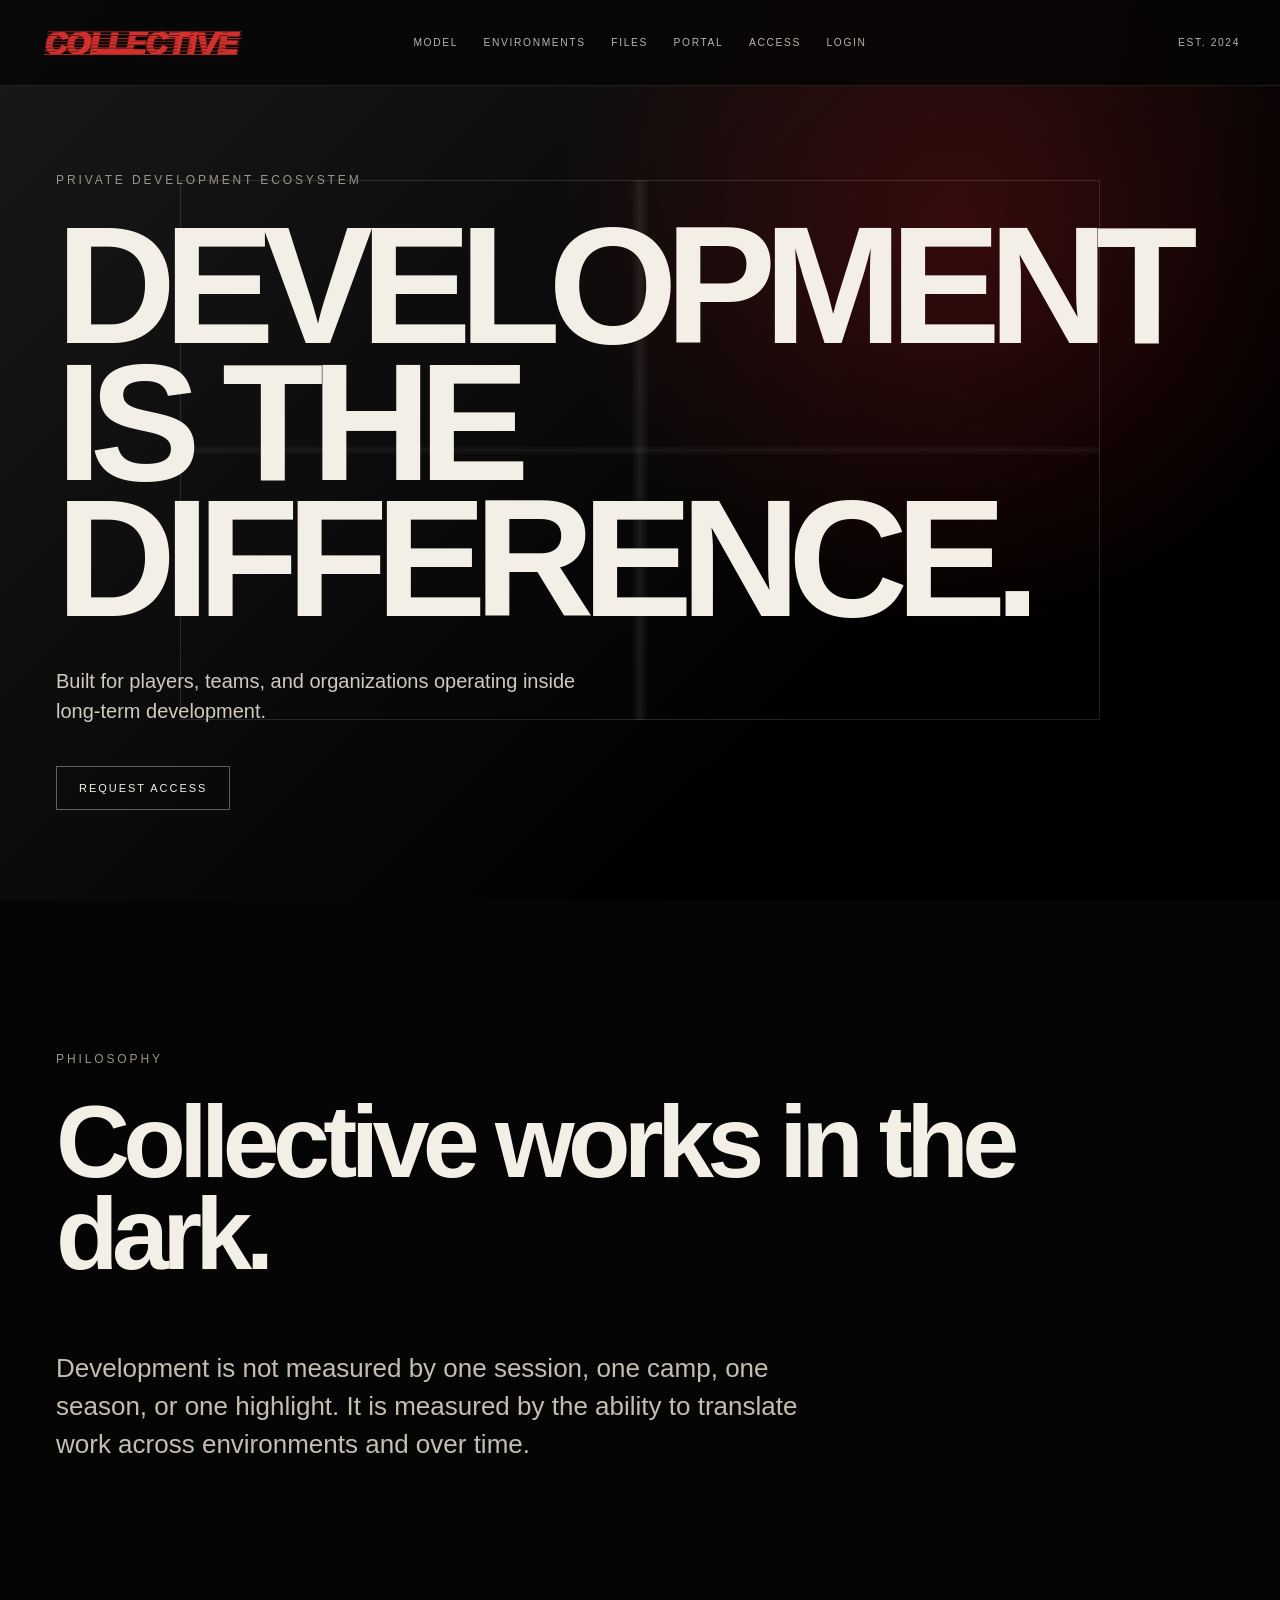
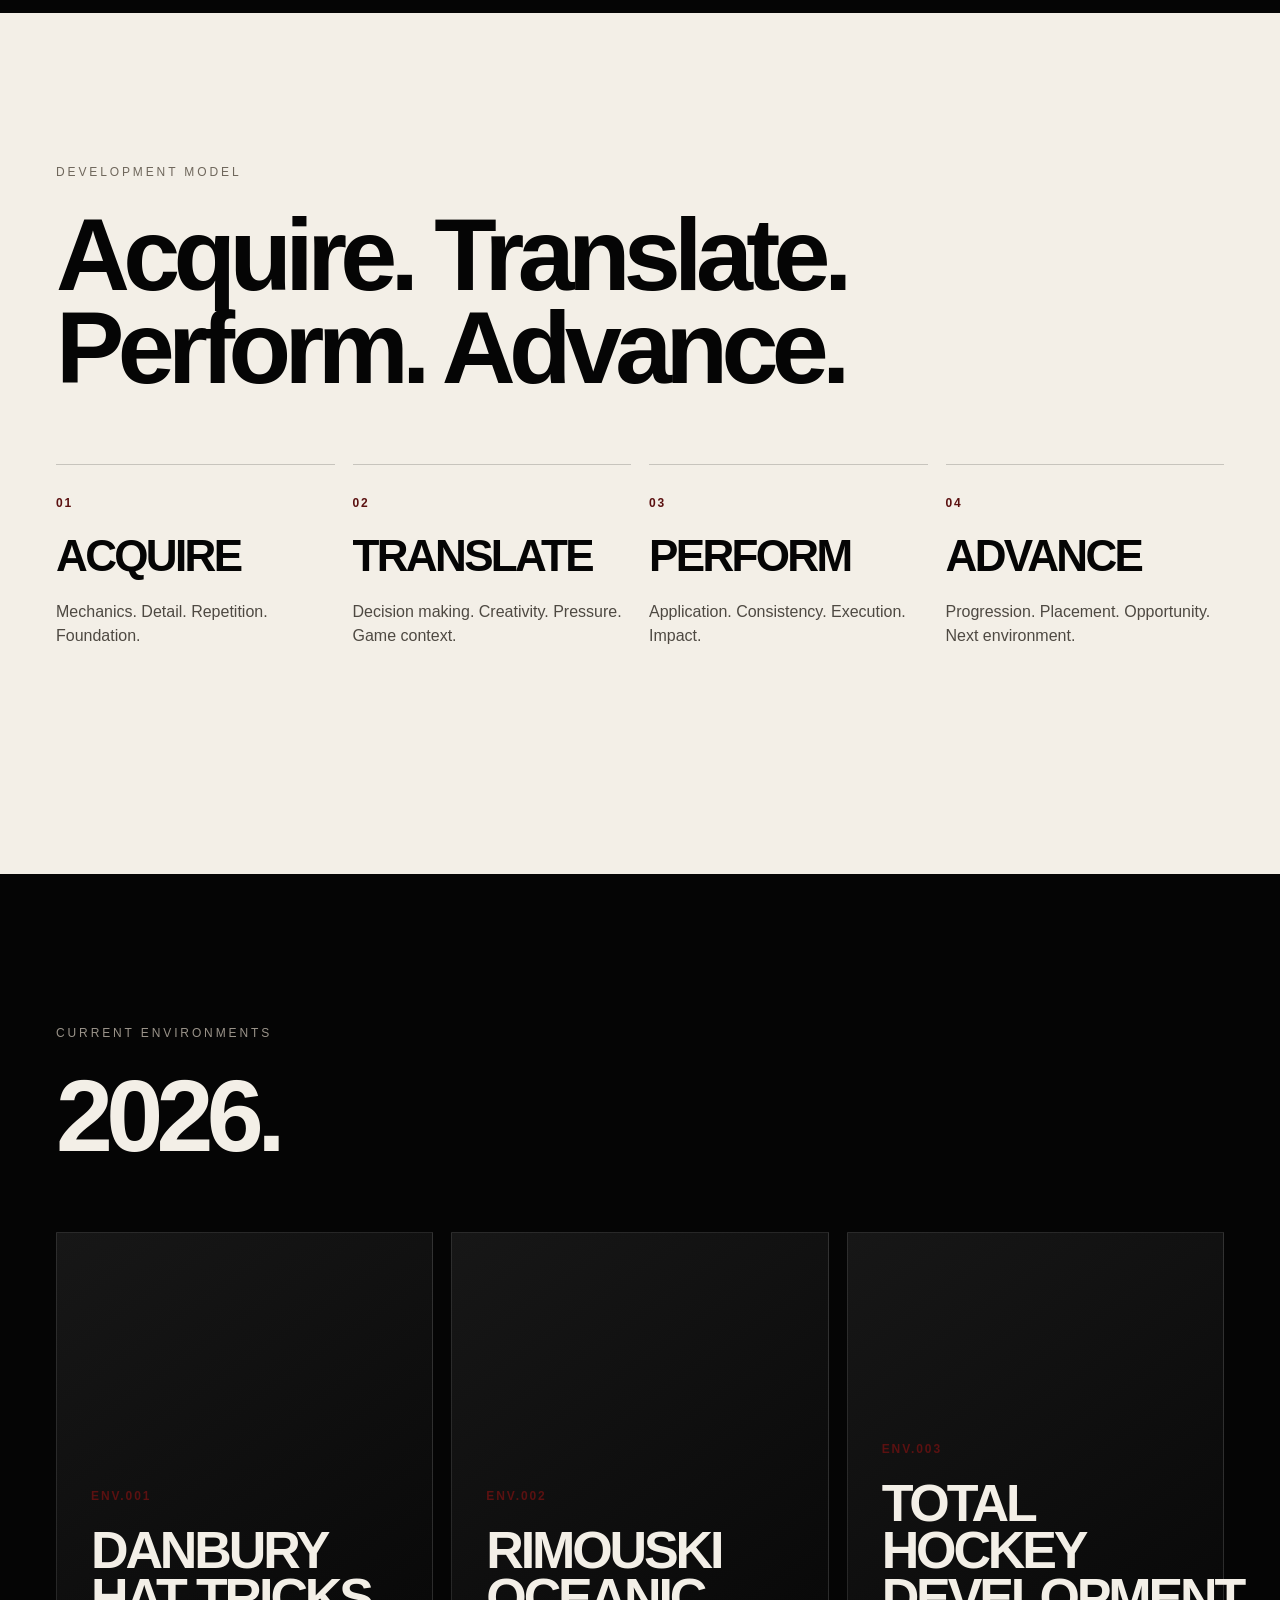
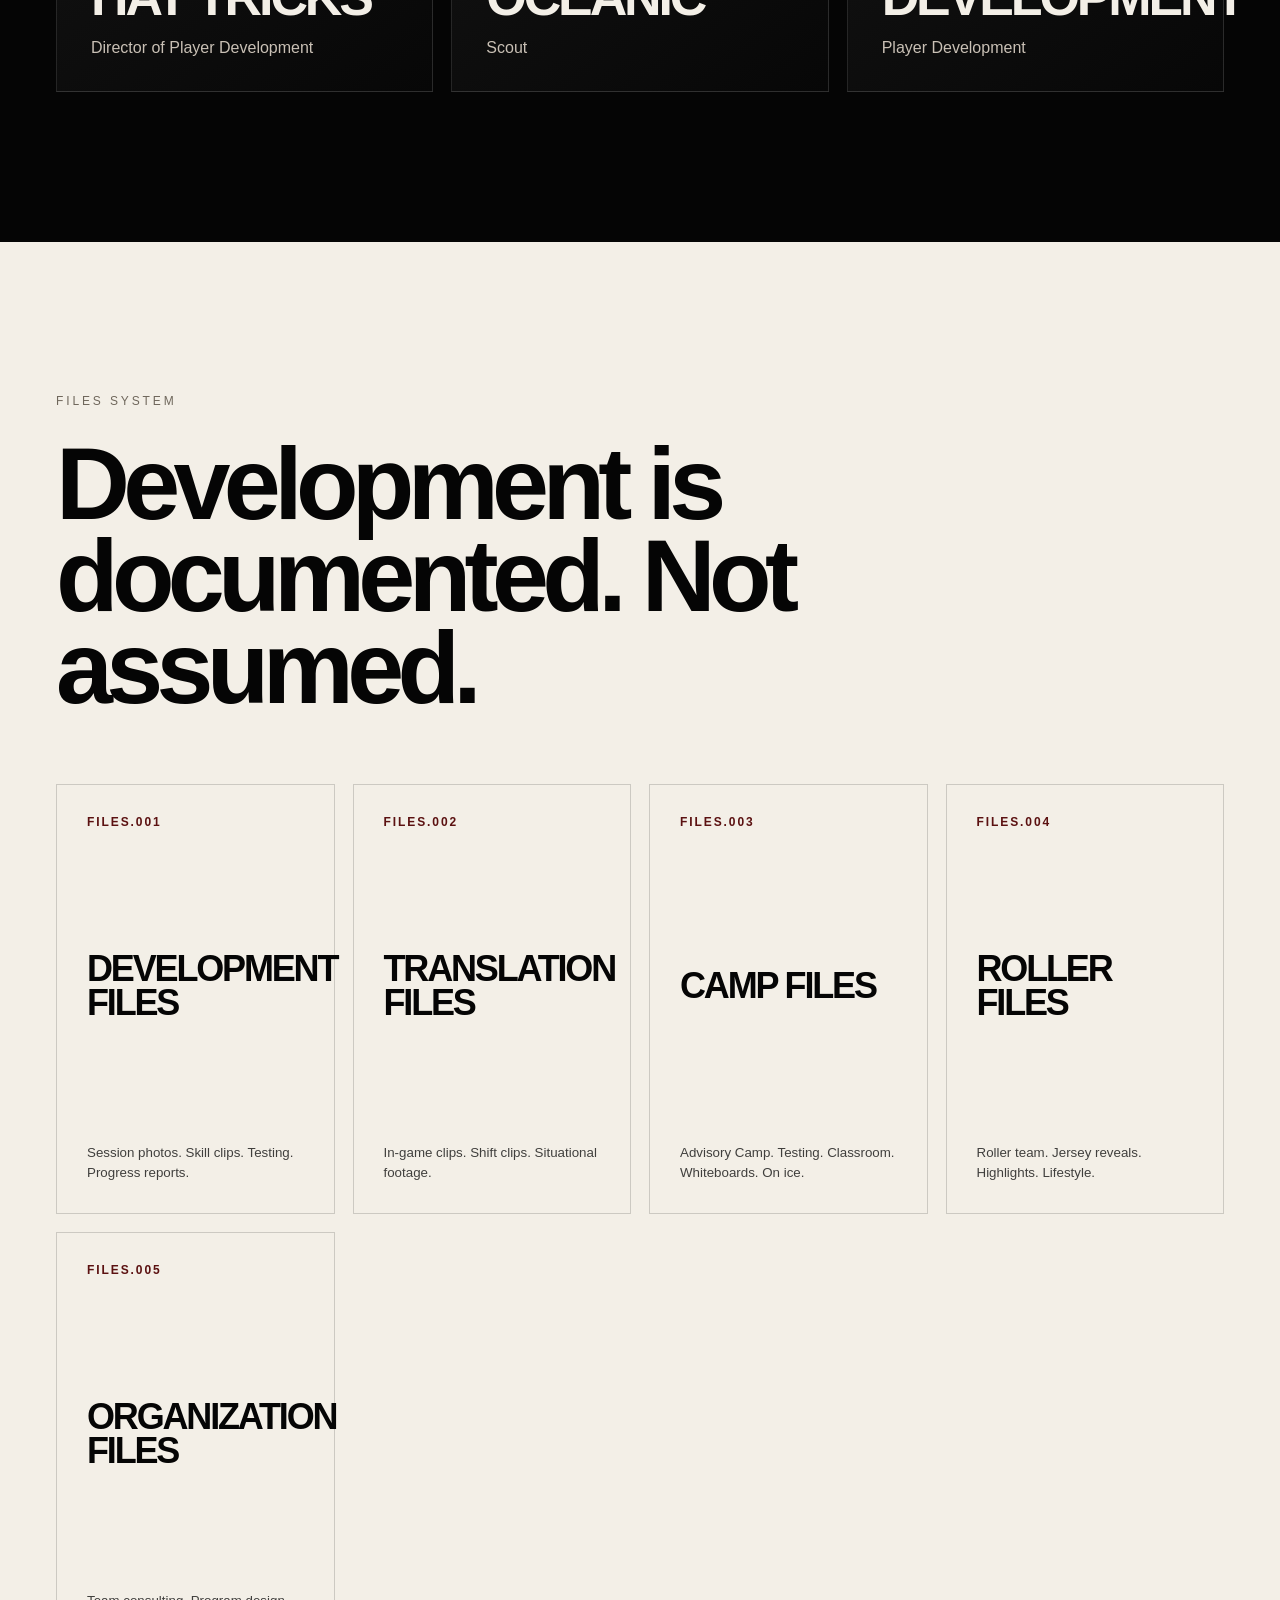
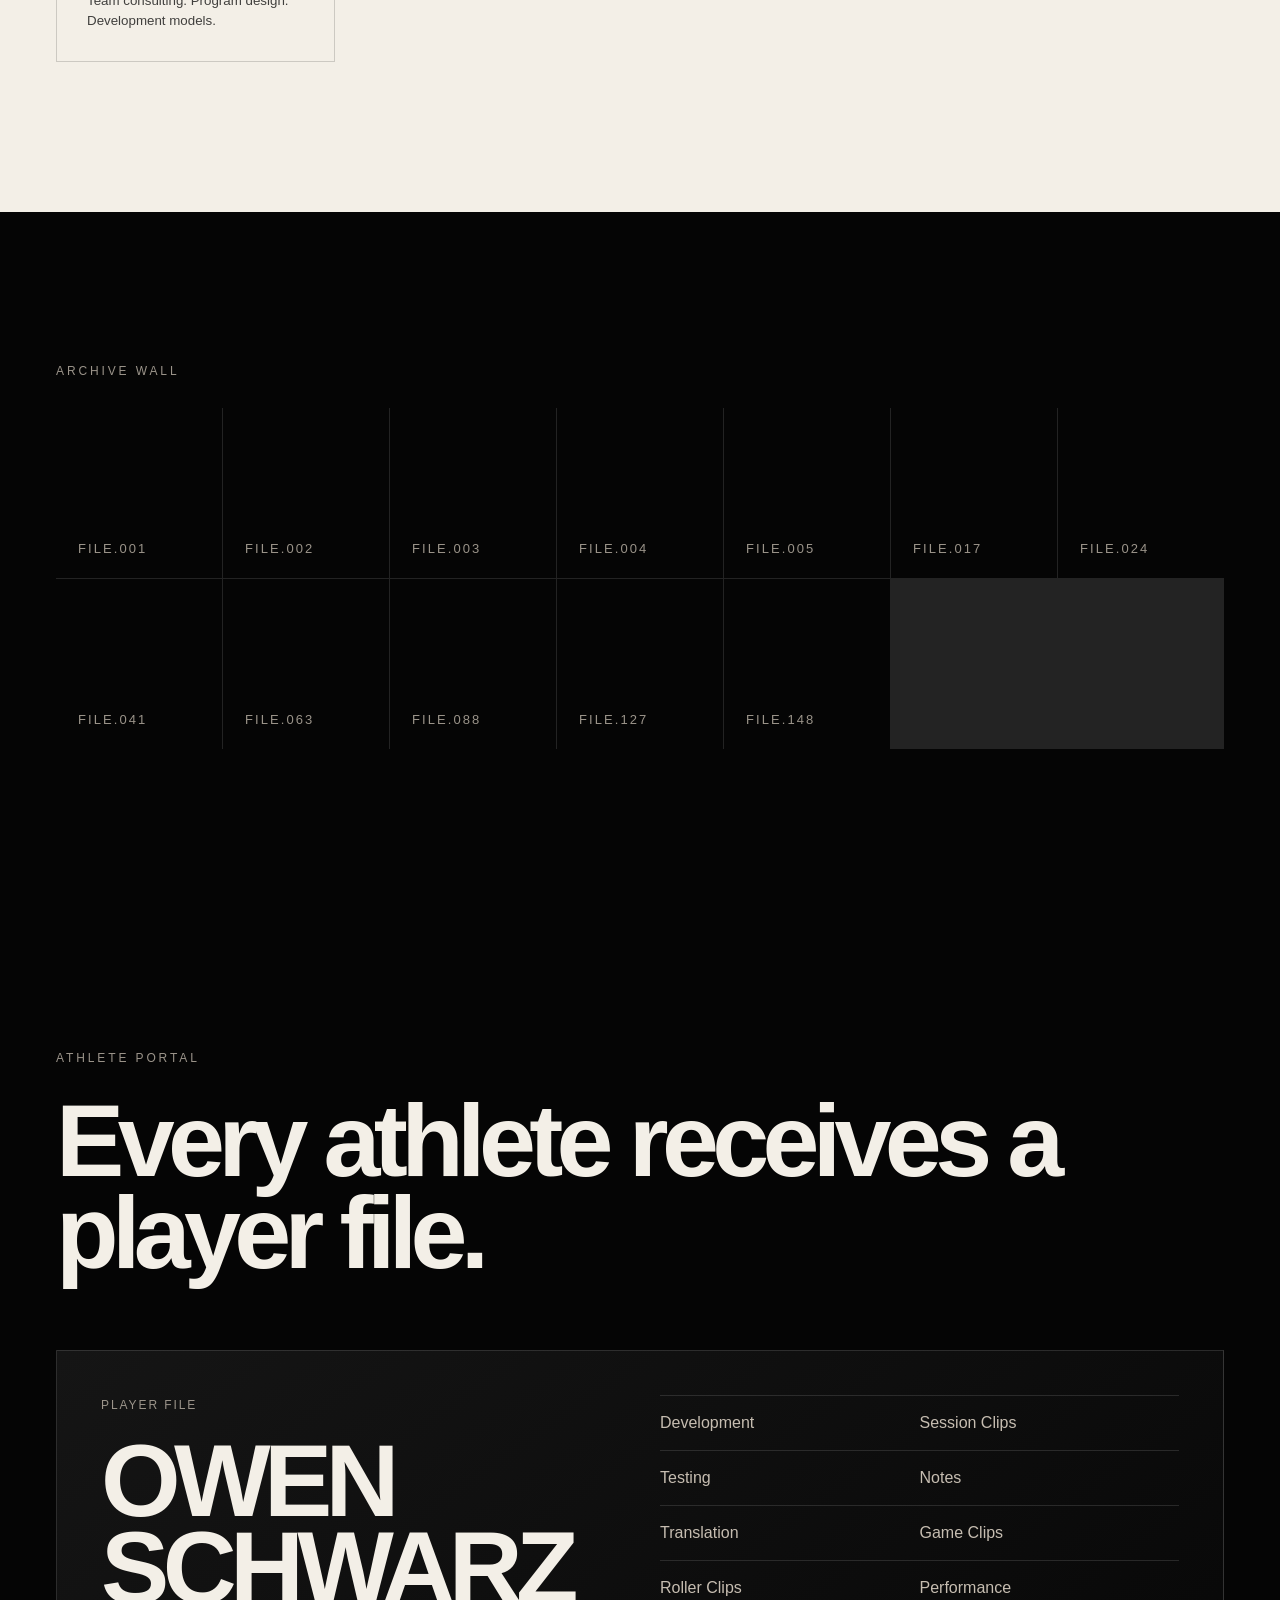
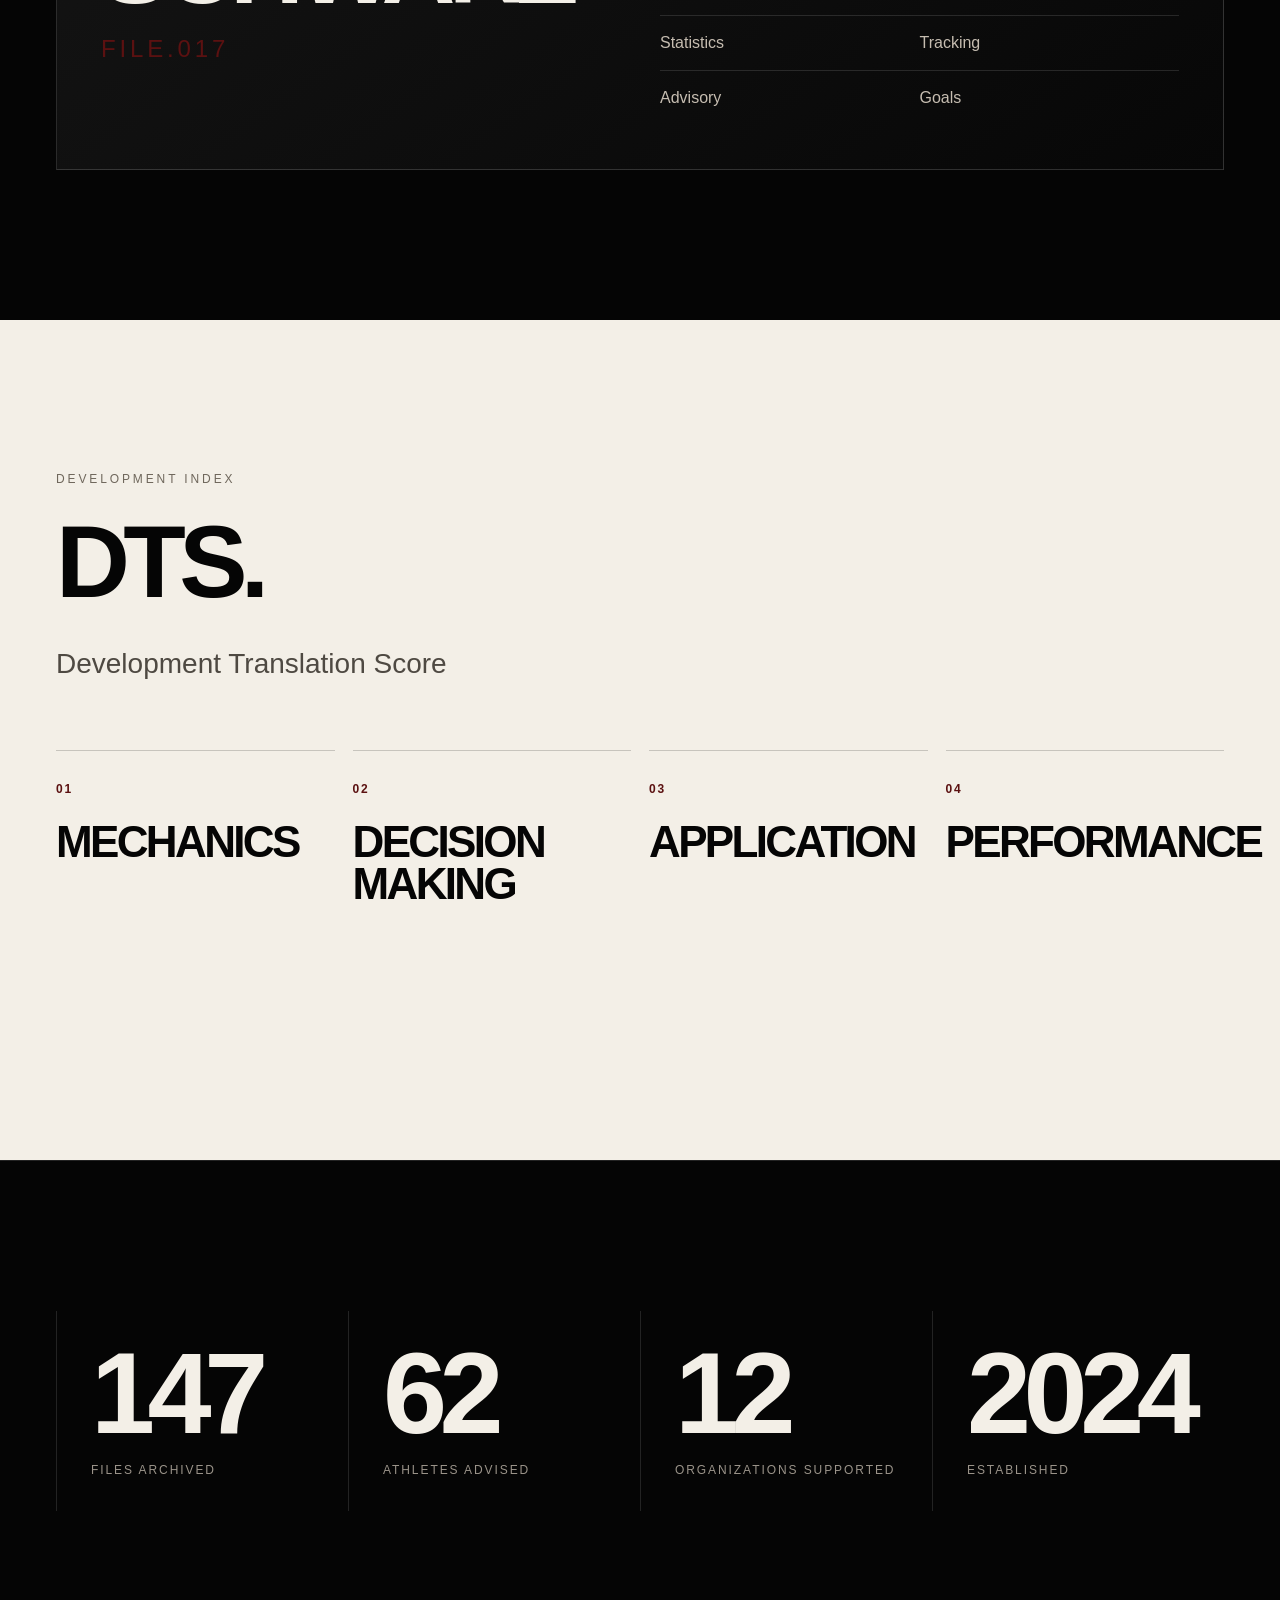
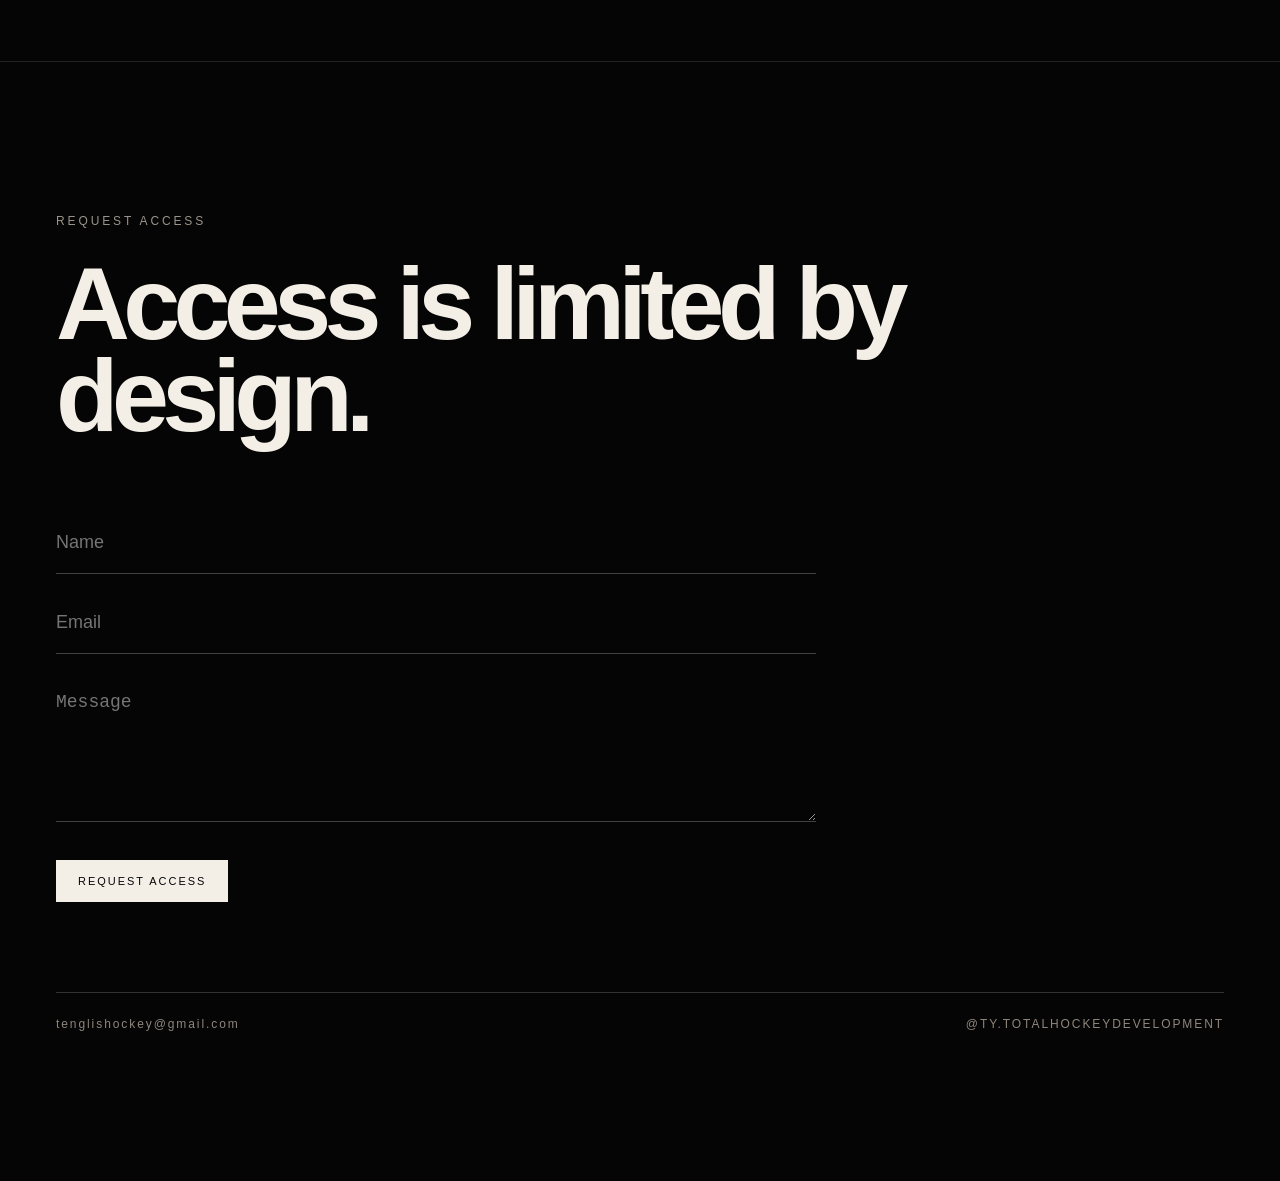
<file: index.html>
<!DOCTYPE html>
<html lang="en">
<head>
  <meta charset="UTF-8" />
  <meta name="viewport" content="width=device-width, initial-scale=1.0" />
  <title>Collective</title>
  <link rel="stylesheet" href="styles.css" />
</head>

<body>

  <header class="site-header">
    <a href="#" class="brand">
      <img src="collectivelogo2.png" alt="Collective Logo">
    </a>

    <nav class="desktop-nav">
      <a href="#model">Model</a>
      <a href="#environments">Environments</a>
      <a href="#files">Files</a>
      <a href="#portal">Portal</a>
      <a href="#access">Access</a>
      <a href="login.html">Login</a>
    </nav>

    <p class="est">EST. 2024</p>

    <button class="menu-button" aria-label="Open menu">
      <span></span>
      <span></span>
    </button>
  </header>

  <nav class="mobile-nav">
    <a href="#model">Model</a>
    <a href="#environments">Environments</a>
    <a href="#files">Files</a>
    <a href="#portal">Portal</a>
    <a href="#access">Access</a>
    <a href="login.html">Login</a>
  </nav>

  <main>

    <section class="hero">
      <div class="hero-content">
        <p class="eyebrow">Private Development Ecosystem</p>
        <h1>Development<br>Is The<br>Difference.</h1>
        <p class="intro">
          Built for players, teams, and organizations operating inside long-term development.
        </p>
        <a href="#access" class="button">Request Access</a>
      </div>
    </section>

    <section class="section section-dark">
      <p class="eyebrow">Philosophy</p>
      <h2>Collective works in the dark.</h2>
      <p class="section-copy">
        Development is not measured by one session, one camp, one season, or one highlight.
        It is measured by the ability to translate work across environments and over time.
      </p>
    </section>

    <section id="model" class="section section-light">
      <p class="eyebrow dark">Development Model</p>
      <h2>Acquire. Translate. Perform. Advance.</h2>

      <div class="responsive-grid four">
        <article class="light-card">
          <span>01</span>
          <h3>Acquire</h3>
          <p>Mechanics. Detail. Repetition. Foundation.</p>
        </article>

        <article class="light-card">
          <span>02</span>
          <h3>Translate</h3>
          <p>Decision making. Creativity. Pressure. Game context.</p>
        </article>

        <article class="light-card">
          <span>03</span>
          <h3>Perform</h3>
          <p>Application. Consistency. Execution. Impact.</p>
        </article>

        <article class="light-card">
          <span>04</span>
          <h3>Advance</h3>
          <p>Progression. Placement. Opportunity. Next environment.</p>
        </article>
      </div>
    </section>

    <section id="environments" class="section section-dark">
      <p class="eyebrow">Current Environments</p>
      <h2>2026.</h2>

      <div class="responsive-grid three">
        <article class="dark-card">
          <span>ENV.001</span>
          <h3>Danbury Hat Tricks</h3>
          <p>Director of Player Development</p>
        </article>

        <article class="dark-card">
          <span>ENV.002</span>
          <h3>Rimouski Oceanic</h3>
          <p>Scout</p>
        </article>

        <article class="dark-card">
          <span>ENV.003</span>
          <h3>Total Hockey Development</h3>
          <p>Player Development</p>
        </article>
      </div>
    </section>

    <section id="files" class="section section-light">
      <p class="eyebrow dark">Files System</p>
      <h2>Development is documented. Not assumed.</h2>

      <div class="responsive-grid files">
        <button class="file-card" data-file="development">
          <span>FILES.001</span>
          <h3>Development Files</h3>
          <p>Session photos. Skill clips. Testing. Progress reports.</p>
        </button>

        <button class="file-card" data-file="translation">
          <span>FILES.002</span>
          <h3>Translation Files</h3>
          <p>In-game clips. Shift clips. Situational footage.</p>
        </button>

        <button class="file-card" data-file="camp">
          <span>FILES.003</span>
          <h3>Camp Files</h3>
          <p>Advisory Camp. Testing. Classroom. Whiteboards. On ice.</p>
        </button>

        <button class="file-card" data-file="roller">
          <span>FILES.004</span>
          <h3>Roller Files</h3>
          <p>Roller team. Jersey reveals. Highlights. Lifestyle.</p>
        </button>

        <button class="file-card" data-file="organization">
          <span>FILES.005</span>
          <h3>Organization Files</h3>
          <p>Team consulting. Program design. Development models.</p>
        </button>
      </div>
    </section>

    <section class="archive-wall">
      <p class="eyebrow">Archive Wall</p>

      <div class="archive-grid">
        <span>FILE.001</span>
        <span>FILE.002</span>
        <span>FILE.003</span>
        <span>FILE.004</span>
        <span>FILE.005</span>
        <span>FILE.017</span>
        <span>FILE.024</span>
        <span>FILE.041</span>
        <span>FILE.063</span>
        <span>FILE.088</span>
        <span>FILE.127</span>
        <span>FILE.148</span>
      </div>
    </section>

    <section id="portal" class="section section-dark">
      <p class="eyebrow">Athlete Portal</p>
      <h2>Every athlete receives a player file.</h2>

      <div class="portal-card">
        <div>
          <span>PLAYER FILE</span>
          <h3>Owen Schwarz</h3>
          <p>FILE.017</p>
        </div>

        <ul>
          <li>Development</li>
          <li>Session Clips</li>
          <li>Testing</li>
          <li>Notes</li>
          <li>Translation</li>
          <li>Game Clips</li>
          <li>Roller Clips</li>
          <li>Performance</li>
          <li>Statistics</li>
          <li>Tracking</li>
          <li>Advisory</li>
          <li>Goals</li>
        </ul>
      </div>
    </section>

    <section class="section section-light">
      <p class="eyebrow dark">Development Index</p>
      <h2>DTS.</h2>
      <p class="index-copy">Development Translation Score</p>

      <div class="responsive-grid four">
        <article class="index-card">
          <span>01</span>
          <h3>Mechanics</h3>
        </article>

        <article class="index-card">
          <span>02</span>
          <h3>Decision Making</h3>
        </article>

        <article class="index-card">
          <span>03</span>
          <h3>Application</h3>
        </article>

        <article class="index-card">
          <span>04</span>
          <h3>Performance</h3>
        </article>
      </div>
    </section>

    <section class="metrics">
      <div>
        <h3>147</h3>
        <p>Files Archived</p>
      </div>

      <div>
        <h3>62</h3>
        <p>Athletes Advised</p>
      </div>

      <div>
        <h3>12</h3>
        <p>Organizations Supported</p>
      </div>

      <div>
        <h3>2024</h3>
        <p>Established</p>
      </div>
    </section>

    <section id="access" class="section access">
      <p class="eyebrow">Request Access</p>
      <h2>Access is limited by design.</h2>

      <form>
        <input type="text" placeholder="Name">
        <input type="email" placeholder="Email">
        <textarea placeholder="Message"></textarea>
        <button type="submit">Request Access</button>
      </form>

      <footer>
        <p>tenglishockey@gmail.com</p>
        <p>@TY.TOTALHOCKEYDEVELOPMENT</p>
      </footer>
    </section>

  </main>

  <div class="modal" id="fileModal">
    <div class="modal-content">
      <button class="close-modal">×</button>
      <p id="modalLabel">FILES.001</p>
      <h2 id="modalTitle">Development Files</h2>
      <p id="modalText">Session photos. Skill clips. Testing. Progress reports.</p>
    </div>
  </div>

  <script src="script.js"></script>
</body>
</html>
</file>
<file: styles.css>
* {
  margin: 0;
  padding: 0;
  box-sizing: border-box;
}

html {
  scroll-behavior: smooth;
}

body {
  background: #050505;
  color: #f3efe7;
  font-family: Arial, Helvetica, sans-serif;
  overflow-x: hidden;
}

img {
  max-width: 100%;
  display: block;
}

.site-header {
  position: fixed;
  top: 0;
  left: 0;
  width: 100%;
  height: clamp(68px, 7vw, 86px);
  z-index: 1000;
  padding-inline: clamp(16px, 4vw, 40px);
  display: grid;
  grid-template-columns: minmax(110px, 1fr) auto minmax(80px, 1fr);
  align-items: center;
  background: rgba(5, 5, 5, 0.78);
  backdrop-filter: blur(16px);
  border-bottom: 1px solid rgba(255,255,255,0.1);
}

.brand {
  justify-self: start;
  max-width: clamp(130px, 18vw, 260px);
}

.brand img {
  width: clamp(120px, 16vw, 230px);
  height: auto;
}

.desktop-nav {
  justify-self: center;
  display: flex;
  gap: clamp(14px, 2vw, 30px);
}

.desktop-nav a,
.est {
  color: #f3efe7;
  text-decoration: none;
  font-size: clamp(10px, 0.8vw, 12px);
  letter-spacing: 0.16em;
  text-transform: uppercase;
  opacity: 0.75;
  white-space: nowrap;
}

.est {
  justify-self: end;
}

.desktop-nav a:hover {
  opacity: 1;
}

.menu-button,
.mobile-nav {
  display: none;
}

.hero {
  min-height: 100svh;
  width: 100%;
  position: relative;
  display: flex;
  align-items: flex-end;
  padding:
    clamp(110px, 16vw, 170px)
    clamp(18px, 5vw, 56px)
    clamp(56px, 7vw, 90px);
  background:
    radial-gradient(circle at 75% 25%, rgba(95, 16, 16, 0.55), transparent 35%),
    linear-gradient(135deg, #191919, #000000 72%);
  overflow: hidden;
}

.hero::before {
  content: "";
  position: absolute;
  inset: clamp(70px, 18vw, 180px);
  border: 1px solid rgba(255,255,255,0.12);
  background:
    linear-gradient(to right, transparent 49%, rgba(255,255,255,0.08) 50%, transparent 51%),
    linear-gradient(to bottom, transparent 49%, rgba(255,255,255,0.05) 50%, transparent 51%);
}

.hero-content {
  position: relative;
  z-index: 2;
  width: min(100%, 1200px);
}

.eyebrow {
  font-size: clamp(9px, 1.5vw, 12px);
  letter-spacing: 0.24em;
  line-height: 1.5;
  text-transform: uppercase;
  color: #9b948a;
  margin-bottom: clamp(18px, 3vw, 28px);
}

.eyebrow.dark {
  color: #6f675c;
}

.hero h1 {
  font-size: clamp(3.1rem, 13vw, 12rem);
  line-height: 0.82;
  letter-spacing: -0.075em;
  font-weight: 900;
  text-transform: uppercase;
  max-width: 100%;
}

.intro {
  max-width: 560px;
  margin: clamp(26px, 4vw, 40px) 0;
  font-size: clamp(16px, 2vw, 20px);
  line-height: 1.5;
  color: #d2cabf;
}

.button,
form button {
  display: inline-block;
  width: fit-content;
  padding: 15px 22px;
  border: 1px solid rgba(255,255,255,0.35);
  color: #f3efe7;
  background: transparent;
  text-decoration: none;
  font-size: 11px;
  letter-spacing: 0.18em;
  text-transform: uppercase;
  cursor: pointer;
}

.button:hover,
form button:hover {
  background: #f3efe7;
  color: #050505;
}

.section,
.archive-wall,
.metrics {
  width: 100%;
  padding:
    clamp(84px, 12vw, 150px)
    clamp(18px, 5vw, 56px);
  overflow: hidden;
}

.section-dark,
.archive-wall,
.access,
.metrics {
  background: #050505;
  color: #f3efe7;
}

.section-light {
  background: #f3efe7;
  color: #050505;
}

.section h2 {
  font-size: clamp(2.6rem, 8vw, 7.5rem);
  line-height: 0.9;
  letter-spacing: -0.065em;
  max-width: 1200px;
  margin-bottom: clamp(42px, 6vw, 70px);
  text-transform: none;
}

.section-copy {
  max-width: 760px;
  font-size: clamp(19px, 2.5vw, 26px);
  line-height: 1.45;
  color: #c6bdb1;
}

.responsive-grid {
  display: grid;
  gap: 18px;
}

.responsive-grid.four {
  grid-template-columns: repeat(auto-fit, minmax(min(240px, 100%), 1fr));
}

.responsive-grid.three {
  grid-template-columns: repeat(auto-fit, minmax(min(280px, 100%), 1fr));
}

.responsive-grid.files {
  grid-template-columns: repeat(auto-fit, minmax(min(220px, 100%), 1fr));
}

.light-card,
.index-card {
  min-height: 260px;
  border-top: 1px solid rgba(0,0,0,0.18);
  padding-top: 28px;
}

.light-card span,
.index-card span,
.dark-card span,
.file-card span {
  color: #5b1111;
  font-size: 12px;
  letter-spacing: 0.16em;
  font-weight: 800;
}

.light-card h3,
.index-card h3 {
  font-size: clamp(30px, 5vw, 44px);
  letter-spacing: -0.06em;
  line-height: 0.95;
  margin: 24px 0;
  text-transform: uppercase;
}

.light-card p {
  color: #4e4942;
  line-height: 1.5;
}

.dark-card {
  min-height: clamp(320px, 38vw, 460px);
  padding: clamp(24px, 3vw, 34px);
  border: 1px solid rgba(255,255,255,0.12);
  background: linear-gradient(145deg, #171717, #070707);
  display: flex;
  flex-direction: column;
  justify-content: flex-end;
}

.dark-card h3 {
  font-size: clamp(32px, 5vw, 52px);
  line-height: 0.9;
  letter-spacing: -0.06em;
  margin: 24px 0 18px;
  text-transform: uppercase;
}

.dark-card p {
  color: #c9c0b5;
}

.file-card {
  min-height: clamp(300px, 38vw, 430px);
  padding: clamp(22px, 3vw, 30px);
  border: 1px solid rgba(0,0,0,0.16);
  background: transparent;
  color: #050505;
  text-align: left;
  cursor: pointer;
  display: flex;
  flex-direction: column;
  justify-content: space-between;
}

.file-card:hover {
  background: #050505;
  color: #f3efe7;
}

.file-card h3 {
  font-size: clamp(28px, 4vw, 36px);
  line-height: 0.95;
  letter-spacing: -0.06em;
  text-transform: uppercase;
}

.file-card p {
  line-height: 1.5;
  opacity: 0.75;
}

.archive-grid {
  display: grid;
  grid-template-columns: repeat(auto-fit, minmax(min(150px, 100%), 1fr));
  gap: 1px;
  background: rgba(255,255,255,0.12);
}

.archive-grid span {
  min-height: clamp(120px, 18vw, 170px);
  background: #050505;
  display: flex;
  align-items: flex-end;
  padding: 22px;
  color: #9b948a;
  font-size: 13px;
  letter-spacing: 0.16em;
}

.portal-card {
  border: 1px solid rgba(255,255,255,0.14);
  padding: clamp(24px, 5vw, 44px);
  display: grid;
  grid-template-columns: repeat(auto-fit, minmax(min(280px, 100%), 1fr));
  gap: 40px;
  background: linear-gradient(145deg, #151515, #070707);
}

.portal-card span {
  color: #9b948a;
  font-size: 12px;
  letter-spacing: 0.16em;
}

.portal-card h3 {
  font-size: clamp(2.8rem, 8vw, 7rem);
  line-height: 0.85;
  letter-spacing: -0.065em;
  margin: 24px 0;
  text-transform: uppercase;
}

.portal-card p {
  color: #5b1111;
  font-size: 24px;
  letter-spacing: 0.16em;
}

.portal-card ul {
  list-style: none;
  display: grid;
  grid-template-columns: repeat(auto-fit, minmax(min(180px, 100%), 1fr));
}

.portal-card li {
  padding: 18px 0;
  border-top: 1px solid rgba(255,255,255,0.12);
  color: #c6bdb1;
}

.index-copy {
  font-size: clamp(20px, 3vw, 28px);
  color: #4e4942;
  margin-top: -30px;
  margin-bottom: 70px;
}

.metrics {
  display: grid;
  grid-template-columns: repeat(auto-fit, minmax(min(180px, 100%), 1fr));
  border-top: 1px solid rgba(255,255,255,0.12);
  border-bottom: 1px solid rgba(255,255,255,0.12);
}

.metrics div {
  border-left: 1px solid rgba(255,255,255,0.12);
  padding: clamp(22px, 4vw, 34px);
}

.metrics h3 {
  font-size: clamp(3.6rem, 9vw, 7.5rem);
  line-height: 0.85;
  letter-spacing: -0.065em;
}

.metrics p {
  margin-top: 20px;
  color: #9b948a;
  text-transform: uppercase;
  letter-spacing: 0.16em;
  font-size: 12px;
}

form {
  max-width: 760px;
  display: grid;
  gap: 18px;
}

input,
textarea {
  width: 100%;
  background: transparent;
  border: none;
  border-bottom: 1px solid rgba(255,255,255,0.24);
  padding: 20px 0;
  color: #f3efe7;
  font-size: 18px;
  outline: none;
}

textarea {
  min-height: 150px;
  resize: vertical;
}

form button {
  margin-top: 20px;
  background: #f3efe7;
  color: #050505;
  border: none;
}

footer {
  margin-top: 90px;
  padding-top: 24px;
  border-top: 1px solid rgba(255,255,255,0.18);
  display: flex;
  justify-content: space-between;
  gap: 20px;
  color: #8e867c;
  font-size: 12px;
  letter-spacing: 0.16em;
  flex-wrap: wrap;
}

.modal {
  position: fixed;
  inset: 0;
  background: rgba(0,0,0,0.82);
  backdrop-filter: blur(16px);
  z-index: 2000;
  display: none;
  align-items: center;
  justify-content: center;
  padding: 24px;
}

.modal.active {
  display: flex;
}

.modal-content {
  background: #f3efe7;
  color: #050505;
  width: min(850px, 100%);
  padding: clamp(28px, 5vw, 46px);
  position: relative;
}

.close-modal {
  position: absolute;
  top: 18px;
  right: 22px;
  background: none;
  border: none;
  font-size: 34px;
  cursor: pointer;
}

#modalLabel {
  color: #5b1111;
  letter-spacing: 0.16em;
  font-size: 12px;
  margin-bottom: 28px;
}

.modal-content h2 {
  font-size: clamp(2.8rem, 8vw, 6rem);
  line-height: 0.85;
  letter-spacing: -0.065em;
  margin-bottom: 30px;
  text-transform: uppercase;
}

#modalText {
  font-size: clamp(18px, 3vw, 22px);
  line-height: 1.45;
  color: #4e4942;
}

@media (max-width: 760px) {
  .site-header {
    grid-template-columns: 1fr auto;
  }

  .brand {
    max-width: 180px;
  }

  .brand img {
    width: clamp(130px, 42vw, 180px);
  }

  .desktop-nav,
  .est {
    display: none;
  }

  .menu-button {
    display: grid;
    gap: 6px;
    background: transparent;
    border: none;
    cursor: pointer;
  }

  .menu-button span {
    width: 28px;
    height: 1px;
    background: #f3efe7;
  }

  .mobile-nav {
    position: fixed;
    top: clamp(68px, 7vw, 86px);
    left: 0;
    width: 100%;
    z-index: 999;
    display: none;
    background: rgba(5, 5, 5, 0.96);
    backdrop-filter: blur(16px);
    padding: 24px 18px;
    border-bottom: 1px solid rgba(255,255,255,0.12);
  }

  .mobile-nav.active {
    display: grid;
  }

  .mobile-nav a {
    color: #f3efe7;
    text-decoration: none;
    text-transform: uppercase;
    letter-spacing: 0.16em;
    font-size: 13px;
    padding: 16px 0;
    border-bottom: 1px solid rgba(255,255,255,0.1);
  }

  .hero h1 {
    font-size: clamp(2.65rem, 13vw, 4rem);
    letter-spacing: -0.055em;
  }

  .section h2 {
    font-size: clamp(2.35rem, 12vw, 4rem);
    letter-spacing: -0.055em;
  }

  footer {
    flex-direction: column;
  }
}
</file>
